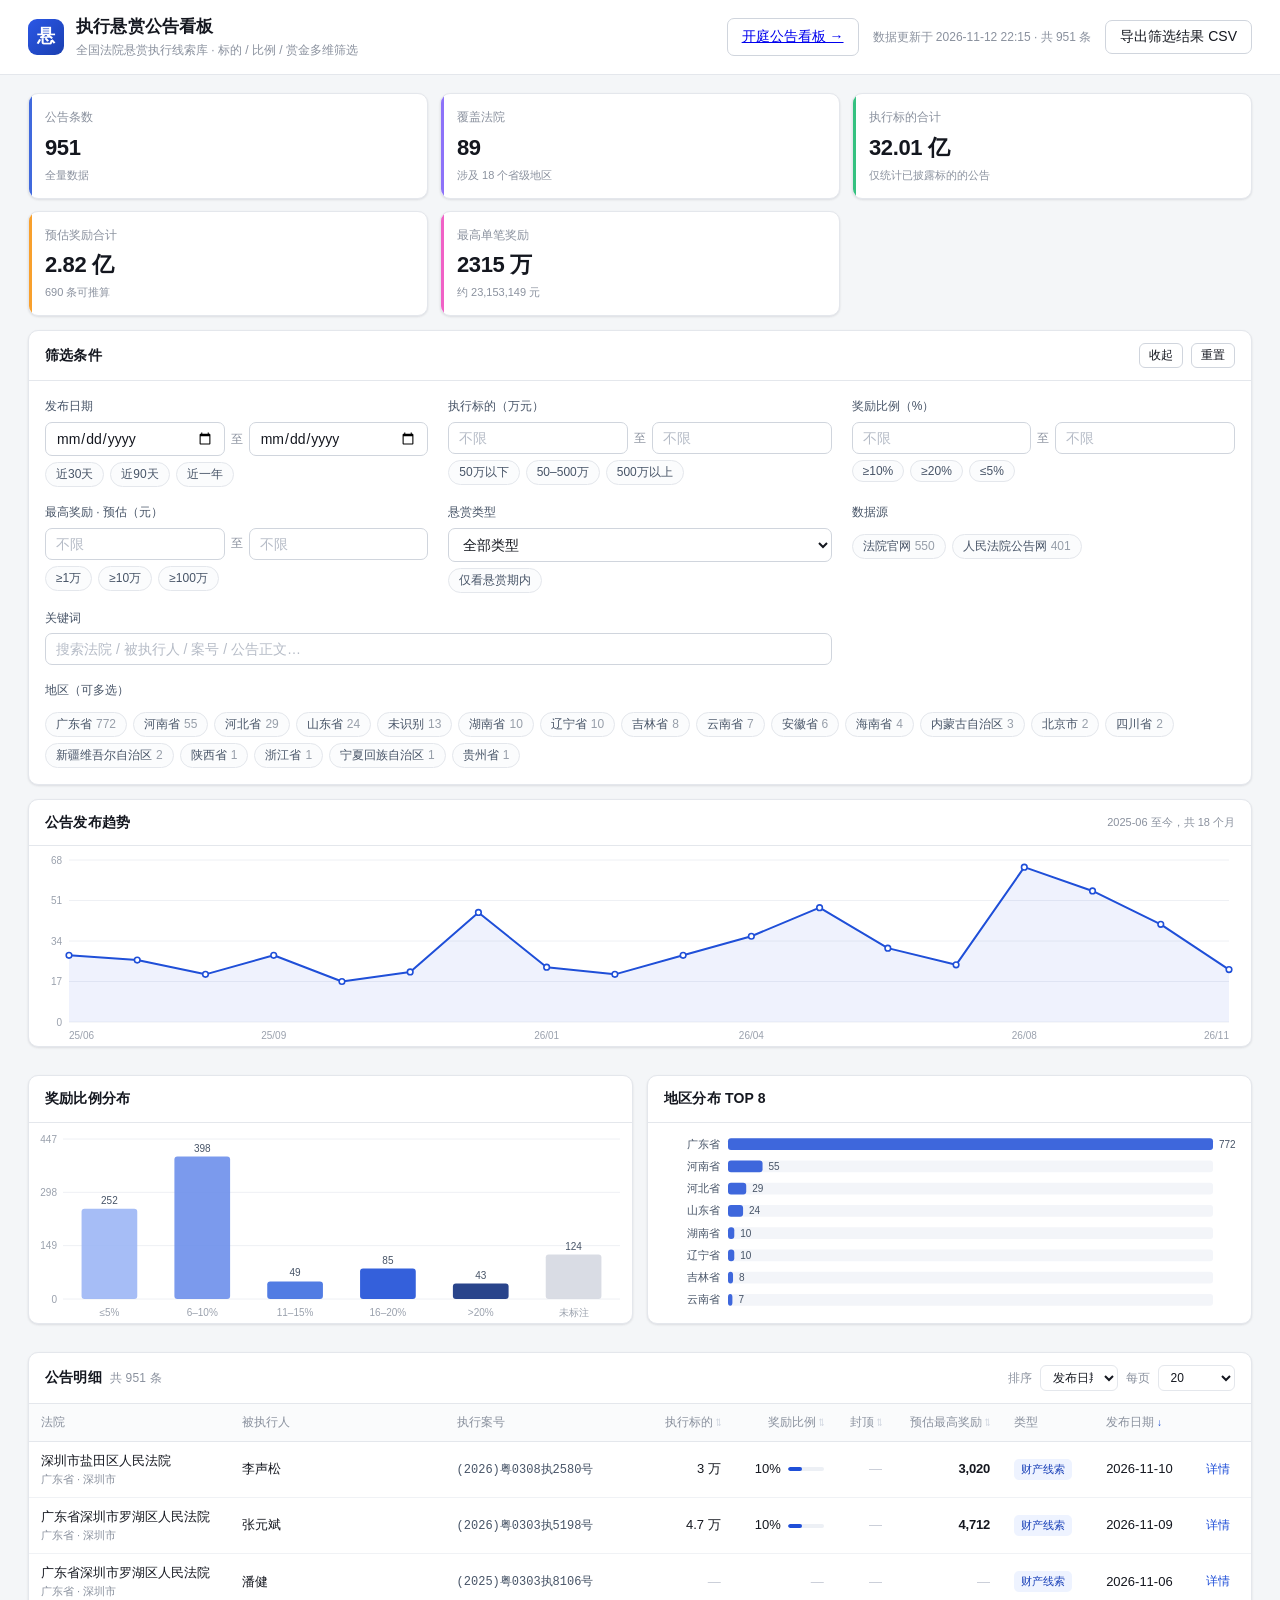
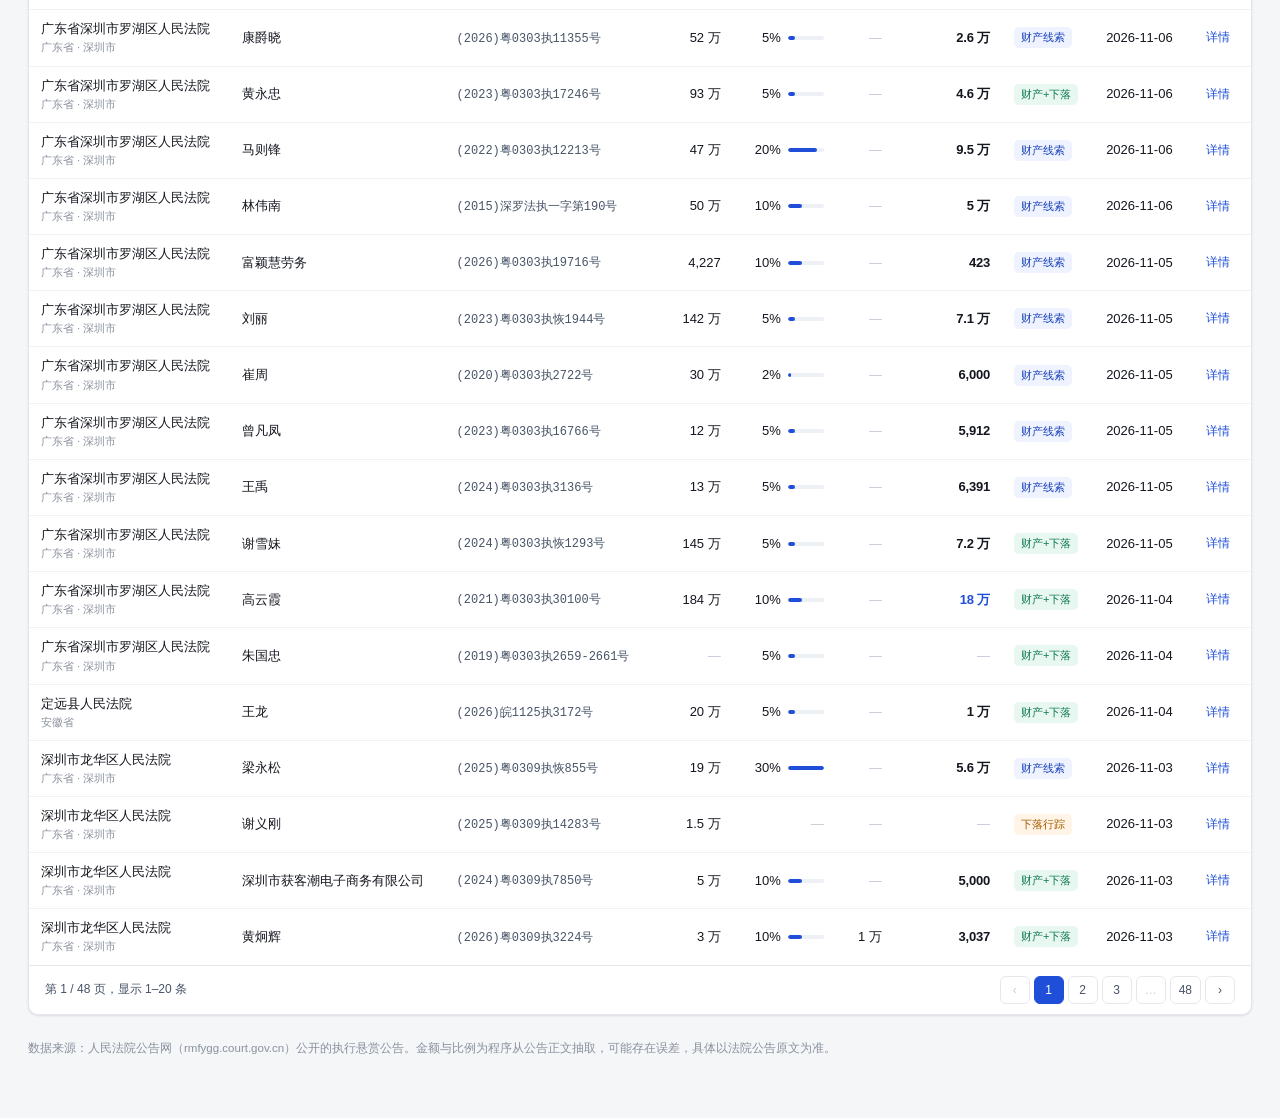
<file: web/index.html>
<!DOCTYPE html>
<html lang="zh-CN">
<head>
<meta charset="utf-8">
<meta name="viewport" content="width=device-width, initial-scale=1">
<title>执行悬赏公告看板 · 全国法院</title>
<link rel="stylesheet" href="style.css">
</head>
<body>

<header class="topbar">
  <div class="brand">
    <div class="logo">悬</div>
    <div>
      <h1>执行悬赏公告看板</h1>
      <p class="sub">全国法院悬赏执行线索库 · 标的 / 比例 / 赏金多维筛选</p>
    </div>
  </div>
  <div class="topbar-right">
    <a class="btn ghost" href="hearings.html">开庭公告看板 →</a>
    <span class="updated" id="updatedAt">—</span>
    <button class="btn ghost" id="btnExport">导出筛选结果 CSV</button>
  </div>
</header>

<main>

  <!-- 统计卡 -->
  <section class="stats" id="stats"></section>

  <!-- 筛选 -->
  <section class="panel filters">
    <div class="panel-head">
      <h2>筛选条件</h2>
      <div class="head-actions">
        <button class="btn tiny ghost" id="btnToggleFilter">收起</button>
        <button class="btn tiny ghost" id="btnReset">重置</button>
      </div>
    </div>

    <div id="filterBody">
      <div class="fgrid">

        <div class="fitem">
          <label>发布日期</label>
          <div class="range">
            <input type="date" id="fDateFrom"><span>至</span><input type="date" id="fDateTo">
          </div>
          <div class="hints">
            <button class="chip" data-date="30">近30天</button>
            <button class="chip" data-date="90">近90天</button>
            <button class="chip" data-date="365">近一年</button>
          </div>
        </div>

        <div class="fitem">
          <label>执行标的（万元）</label>
          <div class="range">
            <input type="number" id="fSubMin" placeholder="不限" min="0" step="1">
            <span>至</span>
            <input type="number" id="fSubMax" placeholder="不限" min="0" step="1">
          </div>
          <div class="hints">
            <button class="chip" data-sub="0,50">50万以下</button>
            <button class="chip" data-sub="50,500">50–500万</button>
            <button class="chip" data-sub="500,999999">500万以上</button>
          </div>
        </div>

        <div class="fitem">
          <label>奖励比例（%）</label>
          <div class="range">
            <input type="number" id="fRatioMin" placeholder="不限" min="0" max="100" step="0.5">
            <span>至</span>
            <input type="number" id="fRatioMax" placeholder="不限" min="0" max="100" step="0.5">
          </div>
          <div class="hints">
            <button class="chip" data-ratio="10,">≥10%</button>
            <button class="chip" data-ratio="20,">≥20%</button>
            <button class="chip" data-ratio=",5">≤5%</button>
          </div>
        </div>

        <div class="fitem">
          <label>最高奖励 · 预估（元）</label>
          <div class="range">
            <input type="number" id="fEstMin" placeholder="不限" min="0" step="1000">
            <span>至</span>
            <input type="number" id="fEstMax" placeholder="不限" min="0" step="1000">
          </div>
          <div class="hints">
            <button class="chip" data-est="10000,">≥1万</button>
            <button class="chip" data-est="100000,">≥10万</button>
            <button class="chip" data-est="1000000,">≥100万</button>
          </div>
        </div>

        <div class="fitem">
          <label>悬赏类型</label>
          <select id="fType">
            <option value="">全部类型</option>
            <option value="property">财产线索</option>
            <option value="whereabouts">下落 / 行踪</option>
            <option value="both">财产 + 下落</option>
            <option value="unknown">未标注</option>
          </select>
          <div class="hints">
            <button class="chip" data-valid="1">仅看悬赏期内</button>
          </div>
        </div>

        <div class="fitem">
          <label>数据源</label>
          <div class="chips" id="srcChips"></div>
        </div>

        <div class="fitem wide">
          <label>关键词</label>
          <input type="search" id="fKeyword" placeholder="搜索法院 / 被执行人 / 案号 / 公告正文…">
        </div>
      </div>

      <div class="fitem provbox">
        <label>地区（可多选）</label>
        <div class="chips" id="provChips"></div>
      </div>
    </div>
  </section>

  <!-- 图表 -->
  <section class="charts">
    <div class="panel chart-card">
      <div class="panel-head"><h2>公告发布趋势</h2><span class="hint" id="trendHint"></span></div>
      <div id="chartTrend" class="chart"></div>
    </div>
    <div class="panel chart-card">
      <div class="panel-head"><h2>奖励比例分布</h2></div>
      <div id="chartRatio" class="chart"></div>
    </div>
    <div class="panel chart-card">
      <div class="panel-head"><h2>地区分布 TOP 8</h2></div>
      <div id="chartProv" class="chart"></div>
    </div>
  </section>

  <!-- 表格 -->
  <section class="panel">
    <div class="panel-head">
      <h2>公告明细 <span class="count" id="resultCount"></span></h2>
      <div class="head-actions">
        <label class="mini">排序</label>
        <select id="fSort" class="mini-select">
          <option value="pub_desc">发布日期 ↓</option>
          <option value="pub_asc">发布日期 ↑</option>
          <option value="est_desc">预估奖励 ↓</option>
          <option value="est_asc">预估奖励 ↑</option>
          <option value="subject_desc">执行标的 ↓</option>
          <option value="subject_asc">执行标的 ↑</option>
          <option value="ratio_desc">奖励比例 ↓</option>
          <option value="ratio_asc">奖励比例 ↑</option>
          <option value="cap_desc">封顶金额 ↓</option>
          <option value="cap_asc">封顶金额 ↑</option>
        </select>
        <label class="mini">每页</label>
        <select id="fPageSize" class="mini-select">
          <option>20</option><option>50</option><option>100</option>
        </select>
      </div>
    </div>

    <div class="table-wrap">
      <table id="tbl">
        <thead>
          <tr>
            <th class="c-court">法院</th>
            <th class="c-debtor">被执行人</th>
            <th class="c-case">执行案号</th>
            <th class="c-num sortable" data-sort="subject">执行标的</th>
            <th class="c-num sortable" data-sort="ratio">奖励比例</th>
            <th class="c-num sortable" data-sort="cap">封顶</th>
            <th class="c-num sortable" data-sort="est">预估最高奖励</th>
            <th class="c-type">类型</th>
            <th class="c-date sortable" data-sort="pub">发布日期</th>
            <th class="c-act"></th>
          </tr>
        </thead>
        <tbody id="tbody"></tbody>
      </table>
      <div class="empty" id="empty" hidden>没有符合条件的公告，试试放宽筛选条件。</div>
    </div>

    <div class="pager">
      <span id="pageInfo"></span>
      <div class="pager-btns" id="pagerBtns"></div>
    </div>
  </section>

  <footer class="foot">
    <p>数据来源：人民法院公告网（rmfygg.court.gov.cn）公开的执行悬赏公告。金额与比例为程序从公告正文抽取，可能存在误差，具体以法院公告原文为准。</p>
  </footer>
</main>

<!-- 详情弹窗 -->
<div class="modal" id="modal" hidden>
  <div class="modal-mask" data-close></div>
  <div class="modal-body">
    <div class="modal-head">
      <h3 id="mTitle"></h3>
      <button class="x" data-close>×</button>
    </div>
    <div class="modal-content" id="mContent"></div>
    <div class="modal-foot">
      <a id="mLink" class="btn" target="_blank" rel="noopener">去法院官网看原文</a>
      <button class="btn ghost" data-close>关闭</button>
    </div>
  </div>
</div>

<script src="data/bounties.js"></script>
<script src="app.js"></script>
</body>
</html>
</file>
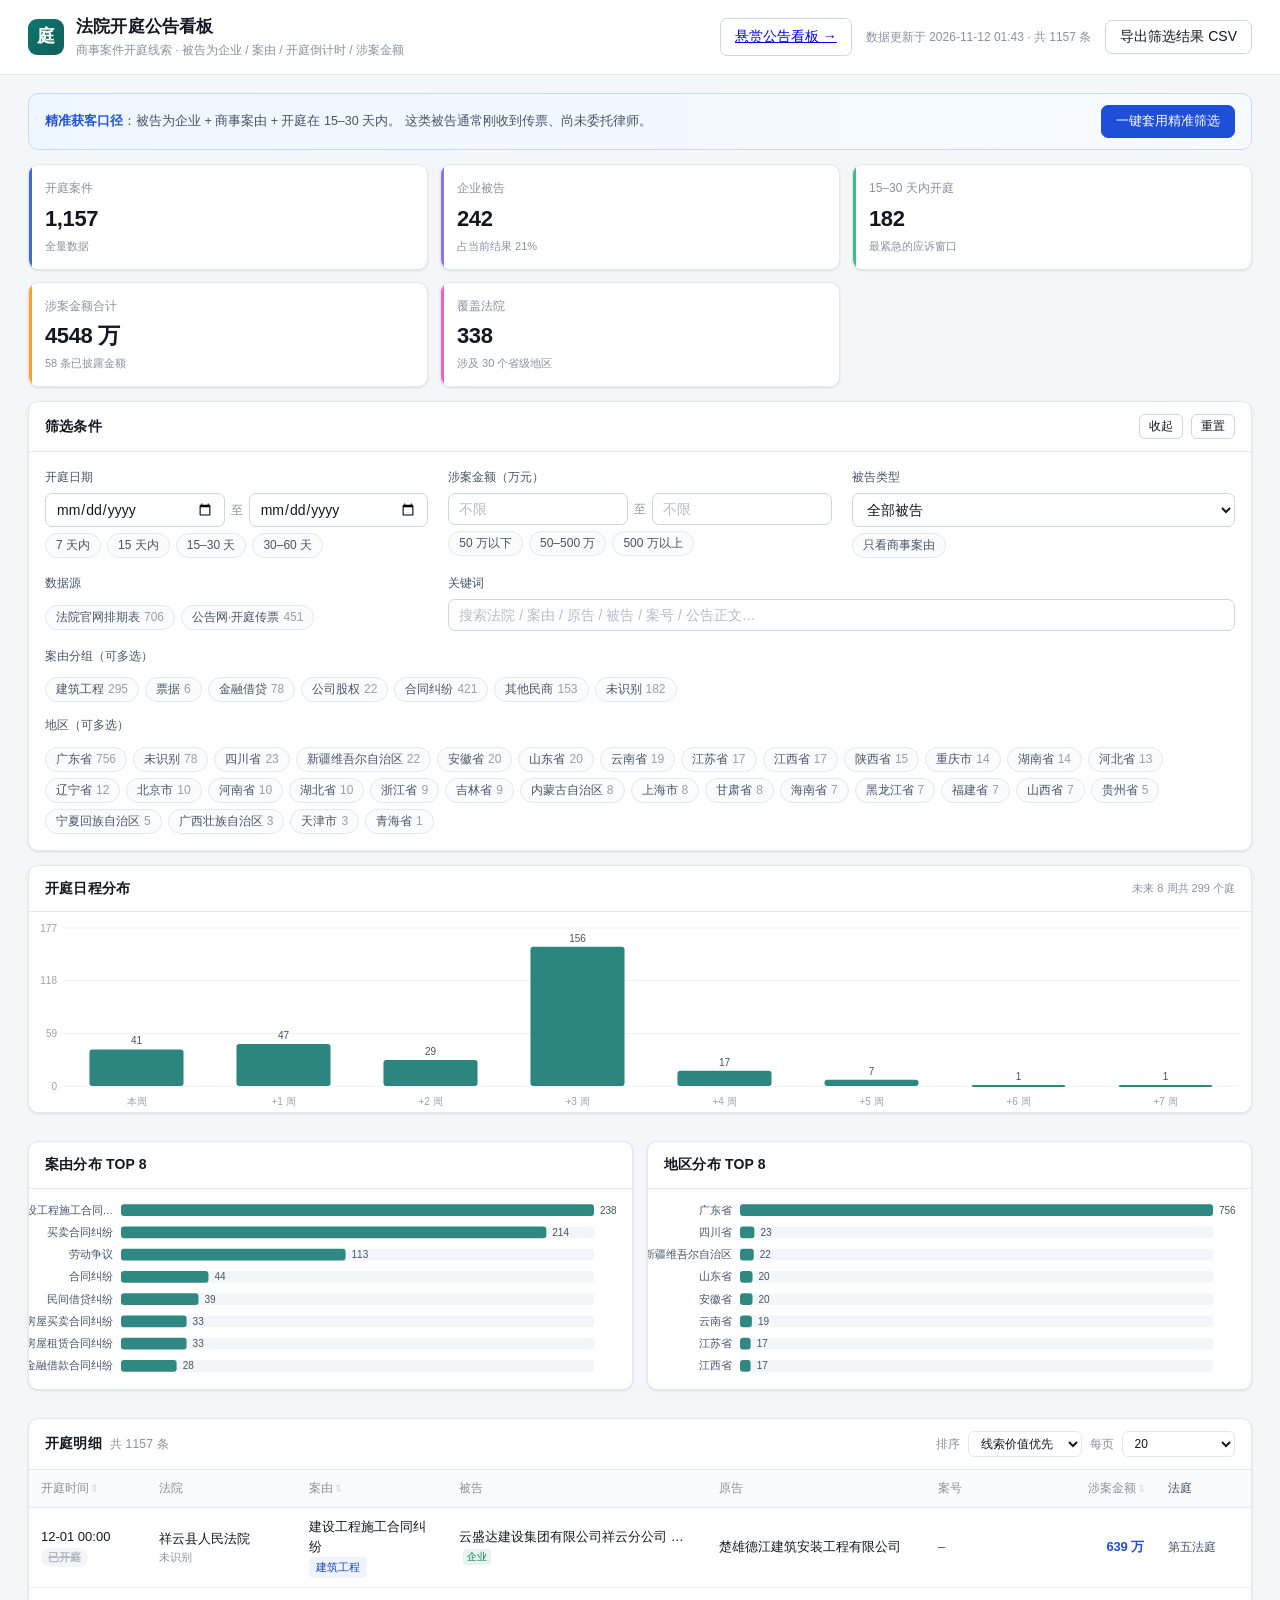
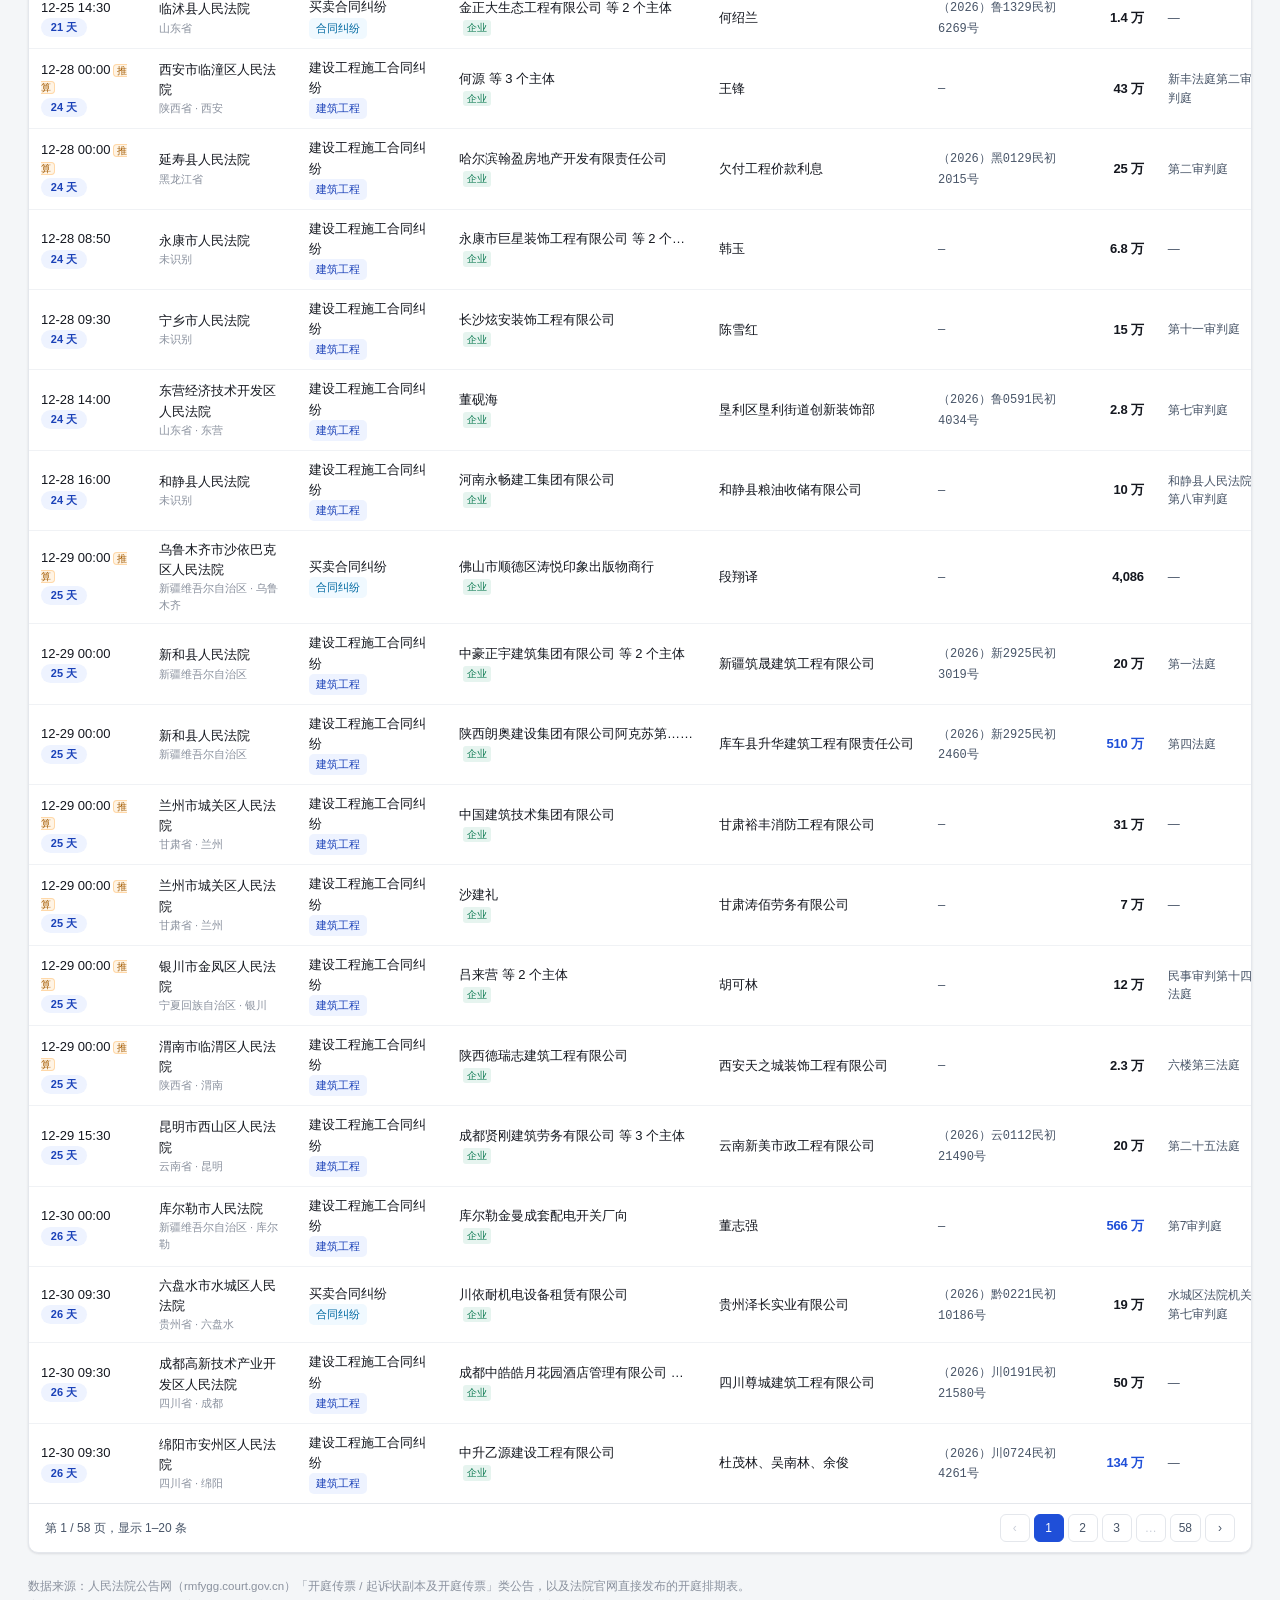
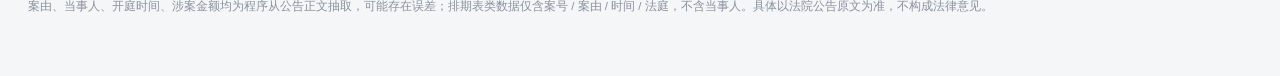
<file: web/hearings.html>
<!DOCTYPE html>
<html lang="zh-CN">
<head>
<meta charset="utf-8">
<meta name="viewport" content="width=device-width, initial-scale=1">
<title>法院开庭公告看板 · 商事案件线索</title>
<link rel="stylesheet" href="style.css">
<link rel="stylesheet" href="hearing.css">
</head>
<body>

<header class="topbar">
  <div class="brand">
    <div class="logo hlogo">庭</div>
    <div>
      <h1>法院开庭公告看板</h1>
      <p class="sub">商事案件开庭线索 · 被告为企业 / 案由 / 开庭倒计时 / 涉案金额</p>
    </div>
  </div>
  <div class="topbar-right">
    <a class="btn ghost" href="index.html">悬赏公告看板 →</a>
    <span class="updated" id="updatedAt">—</span>
    <button class="btn ghost" id="btnExport">导出筛选结果 CSV</button>
  </div>
</header>

<main>

  <!-- 精准线索提示条 -->
  <section class="preset-bar">
    <div class="preset-text">
      <b>精准获客口径</b>：被告为企业 + 商事案由 + 开庭在 15–30 天内。
      这类被告通常刚收到传票、尚未委托律师。
    </div>
    <button class="btn primary" id="btnPreset">一键套用精准筛选</button>
  </section>

  <!-- 统计卡 -->
  <section class="stats" id="stats"></section>

  <!-- 筛选 -->
  <section class="panel filters">
    <div class="panel-head">
      <h2>筛选条件</h2>
      <div class="head-actions">
        <button class="btn tiny ghost" id="btnToggleFilter">收起</button>
        <button class="btn tiny ghost" id="btnReset">重置</button>
      </div>
    </div>

    <div id="filterBody">
      <div class="fgrid">

        <div class="fitem">
          <label>开庭日期</label>
          <div class="range">
            <input type="date" id="fDateFrom"><span>至</span><input type="date" id="fDateTo">
          </div>
          <div class="hints">
            <button class="chip" data-days="0,7">7 天内</button>
            <button class="chip" data-days="0,15">15 天内</button>
            <button class="chip" data-days="15,30">15–30 天</button>
            <button class="chip" data-days="30,60">30–60 天</button>
          </div>
        </div>

        <div class="fitem">
          <label>涉案金额（万元）</label>
          <div class="range">
            <input type="number" id="fAmtMin" placeholder="不限" min="0" step="1">
            <span>至</span>
            <input type="number" id="fAmtMax" placeholder="不限" min="0" step="1">
          </div>
          <div class="hints">
            <button class="chip" data-amt="0,50">50 万以下</button>
            <button class="chip" data-amt="50,500">50–500 万</button>
            <button class="chip" data-amt="500,9999999">500 万以上</button>
          </div>
        </div>

        <div class="fitem">
          <label>被告类型</label>
          <select id="fDefType">
            <option value="">全部被告</option>
            <option value="company">仅企业</option>
            <option value="company,mixed">企业（含企业+个人混合）</option>
            <option value="mixed">企业与个人混合</option>
            <option value="person">仅自然人</option>
            <option value="unknown">未披露当事人</option>
          </select>
          <div class="hints">
            <button class="chip" id="chipCommercial">只看商事案由</button>
          </div>
        </div>

        <div class="fitem">
          <label>数据源</label>
          <div class="chips" id="srcChips"></div>
        </div>

        <div class="fitem wide">
          <label>关键词</label>
          <input type="search" id="fKeyword" placeholder="搜索法院 / 案由 / 原告 / 被告 / 案号 / 公告正文…">
        </div>
      </div>

      <div class="fitem groupbox">
        <label>案由分组（可多选）</label>
        <div class="chips" id="groupChips"></div>
      </div>

      <div class="fitem provbox">
        <label>地区（可多选）</label>
        <div class="chips" id="provChips"></div>
      </div>
    </div>
  </section>

  <!-- 图表 -->
  <section class="charts">
    <div class="panel chart-card">
      <div class="panel-head"><h2>开庭日程分布</h2><span class="hint" id="trendHint"></span></div>
      <div id="chartTrend" class="chart"></div>
    </div>
    <div class="panel chart-card">
      <div class="panel-head"><h2>案由分布 TOP 8</h2></div>
      <div id="chartCause" class="chart"></div>
    </div>
    <div class="panel chart-card">
      <div class="panel-head"><h2>地区分布 TOP 8</h2></div>
      <div id="chartProv" class="chart"></div>
    </div>
  </section>

  <!-- 表格 -->
  <section class="panel">
    <div class="panel-head">
      <h2>开庭明细 <span class="count" id="resultCount"></span></h2>
      <div class="head-actions">
        <label class="mini">排序</label>
        <select id="fSort" class="mini-select">
          <option value="value_desc">线索价值优先</option>
          <option value="hea_asc">开庭时间 ↑（临期优先）</option>
          <option value="hea_desc">开庭时间 ↓</option>
          <option value="amount_desc">涉案金额 ↓</option>
          <option value="amount_asc">涉案金额 ↑</option>
          <option value="pub_desc">发布日期 ↓</option>
        </select>
        <label class="mini">每页</label>
        <select id="fPageSize" class="mini-select">
          <option>20</option><option>50</option><option>100</option>
        </select>
      </div>
    </div>

    <div class="table-wrap">
      <table id="tbl">
        <thead>
          <tr>
            <th class="c-hearing sortable" data-sort="hea">开庭时间</th>
            <th class="c-court">法院</th>
            <th class="c-cause sortable" data-sort="cause">案由</th>
            <th class="c-party">被告</th>
            <th class="c-party">原告</th>
            <th class="c-case">案号</th>
            <th class="c-num sortable" data-sort="amount">涉案金额</th>
            <th class="c-room">法庭</th>
            <th class="c-type">来源</th>
            <th class="c-act"></th>
          </tr>
        </thead>
        <tbody id="tbody"></tbody>
      </table>
      <div class="empty" id="empty" hidden>没有符合条件的开庭公告，试试放宽筛选条件。</div>
    </div>

    <div class="pager">
      <span id="pageInfo"></span>
      <div class="pager-btns" id="pagerBtns"></div>
    </div>
  </section>

  <footer class="foot">
    <p>数据来源：人民法院公告网（rmfygg.court.gov.cn）「开庭传票 / 起诉状副本及开庭传票」类公告，以及法院官网直接发布的开庭排期表。</p>
    <p>案由、当事人、开庭时间、涉案金额均为程序从公告正文抽取，可能存在误差；排期表类数据仅含案号 / 案由 / 时间 / 法庭，不含当事人。具体以法院公告原文为准，不构成法律意见。</p>
  </footer>
</main>

<!-- 详情弹窗 -->
<div class="modal" id="modal" hidden>
  <div class="modal-mask" data-close></div>
  <div class="modal-body">
    <div class="modal-head">
      <h3 id="mTitle"></h3>
      <button class="x" data-close>×</button>
    </div>
    <div class="modal-content" id="mContent"></div>
    <div class="modal-foot">
      <a id="mLink" class="btn" target="_blank" rel="noopener">去法院官网看原文</a>
      <button class="btn ghost" data-close>关闭</button>
    </div>
  </div>
</div>

<script src="data/hearings.js"></script>
<script src="hearing.js"></script>
</body>
</html>
</file>
<file: web/style.css>
:root {
  --bg: #f4f6f8;
  --card: #ffffff;
  --border: #e4e7ec;
  --border-strong: #d0d5dd;
  --text: #14171f;
  --text-2: #475467;
  --muted: #8a919e;
  --accent: #1f4fd8;
  --accent-soft: #eef3ff;
  --accent-line: #c9d8ff;
  --good: #0d7a52;
  --good-soft: #e9f7f1;
  --warn: #a35a00;
  --warn-soft: #fff4e5;
  --radius: 10px;
  --shadow: 0 1px 2px rgba(16, 24, 40, .05), 0 1px 3px rgba(16, 24, 40, .06);
}

* { box-sizing: border-box; }

html, body {
  margin: 0;
  padding: 0;
  background: var(--bg);
  color: var(--text);
  font: 14px/1.55 -apple-system, BlinkMacSystemFont, "Segoe UI", "PingFang SC",
        "Hiragino Sans GB", "Microsoft YaHei", sans-serif;
  -webkit-font-smoothing: antialiased;
}

h1, h2, h3 { margin: 0; font-weight: 600; }
button, input, select { font-family: inherit; font-size: inherit; color: inherit; }

/* ---------- 顶栏 ---------- */
.topbar {
  display: flex;
  align-items: center;
  justify-content: space-between;
  gap: 16px;
  padding: 14px 28px;
  background: #fff;
  border-bottom: 1px solid var(--border);
  position: sticky;
  top: 0;
  z-index: 40;
}
.brand { display: flex; align-items: center; gap: 12px; }
.logo {
  width: 36px; height: 36px;
  border-radius: 9px;
  background: linear-gradient(135deg, #2b57e6, #1a3fb0);
  color: #fff;
  display: grid; place-items: center;
  font-size: 18px; font-weight: 700;
  letter-spacing: 1px;
}
.topbar h1 { font-size: 17px; letter-spacing: .2px; }
.sub { margin: 1px 0 0; font-size: 12px; color: var(--muted); }
.topbar-right { display: flex; align-items: center; gap: 14px; }
.updated { font-size: 12px; color: var(--muted); }

/* ---------- 按钮 ---------- */
.btn {
  border: 1px solid var(--border-strong);
  background: #fff;
  border-radius: 7px;
  padding: 7px 14px;
  cursor: pointer;
  transition: .15s;
  white-space: nowrap;
}
.btn:hover { border-color: var(--accent); color: var(--accent); }
.btn.primary { background: var(--accent); border-color: var(--accent); color: #fff; text-decoration: none; }
.btn.primary:hover { background: #1a41b8; color: #fff; }
.btn.ghost { background: transparent; }
.btn.tiny { padding: 3px 9px; font-size: 12px; border-radius: 6px; }

.chip {
  border: 1px solid var(--border);
  background: #fbfcfd;
  border-radius: 999px;
  padding: 3px 10px;
  font-size: 12px;
  color: var(--text-2);
  cursor: pointer;
  transition: .15s;
}
.chip:hover { border-color: var(--accent-line); background: var(--accent-soft); }
.chip.on { background: var(--accent); border-color: var(--accent); color: #fff; }

/* ---------- 布局 ---------- */
main { max-width: 1560px; margin: 0 auto; padding: 18px 28px 60px; }

/* ---------- 统计卡 ---------- */
.stats {
  display: grid;
  grid-template-columns: repeat(5, 1fr);
  gap: 12px;
  margin-bottom: 14px;
}
.stat {
  background: var(--card);
  border: 1px solid var(--border);
  border-radius: var(--radius);
  padding: 14px 16px;
  box-shadow: var(--shadow);
  position: relative;
  overflow: hidden;
}
.stat::after {
  content: "";
  position: absolute; left: 0; top: 0; bottom: 0; width: 3px;
  background: var(--accent);
  opacity: .85;
}
.stat:nth-child(2)::after { background: #7a5af8; }
.stat:nth-child(3)::after { background: #12b76a; }
.stat:nth-child(4)::after { background: #f79009; }
.stat:nth-child(5)::after { background: #ee46bc; }
.stat .k { font-size: 12px; color: var(--muted); margin-bottom: 4px; }
.stat .v { font-size: 22px; font-weight: 650; letter-spacing: -.4px; font-variant-numeric: tabular-nums; }
.stat .v small { font-size: 13px; font-weight: 500; color: var(--text-2); margin-left: 2px; }
.stat .d { font-size: 11px; color: var(--muted); margin-top: 2px; }

/* ---------- 面板 ---------- */
.panel {
  background: var(--card);
  border: 1px solid var(--border);
  border-radius: var(--radius);
  box-shadow: var(--shadow);
  margin-bottom: 14px;
  overflow: hidden;
}
.panel-head {
  display: flex; align-items: center; justify-content: space-between;
  gap: 12px;
  padding: 12px 16px;
  border-bottom: 1px solid var(--border);
}
.panel-head h2 { font-size: 14px; letter-spacing: .2px; }
.head-actions { display: flex; align-items: center; gap: 8px; flex: none; }
.head-actions label { white-space: nowrap; flex: none; }
.count { color: var(--muted); font-weight: 400; font-size: 12px; margin-left: 4px; }
.hint { font-size: 11px; color: var(--muted); }
.mini { font-size: 12px; color: var(--muted); white-space: nowrap; }
.mini-select {
  border: 1px solid var(--border);
  border-radius: 6px;
  padding: 4px 8px;
  background: #fff;
  font-size: 12px;
}

/* ---------- 筛选 ---------- */
.filters .fgrid {
  display: grid;
  grid-template-columns: repeat(4, minmax(0, 1fr));
  gap: 16px 20px;
  padding: 16px;
}
.fitem { display: flex; flex-direction: column; gap: 6px; min-width: 0; }
.fitem.wide { grid-column: span 2; }
.fitem label { font-size: 12px; color: var(--text-2); font-weight: 500; }
.range { display: flex; align-items: center; gap: 6px; }
.range span { color: var(--muted); font-size: 12px; flex: none; }
.range input { flex: 1; min-width: 0; }
input[type="date"], input[type="number"], input[type="search"], select {
  border: 1px solid var(--border-strong);
  border-radius: 7px;
  padding: 7px 10px;
  background: #fff;
  outline: none;
  transition: .15s;
  width: 100%;
}
input:focus, select:focus { border-color: var(--accent); box-shadow: 0 0 0 3px var(--accent-soft); }
input::placeholder { color: #b6bcc7; }
.hints { display: flex; gap: 6px; flex-wrap: wrap; }
.provbox { padding: 0 16px 16px; }
.chips { display: flex; flex-wrap: wrap; gap: 6px; margin-top: 6px; }

/* ---------- 图表 ---------- */
.charts {
  display: grid;
  grid-template-columns: 1.15fr 1fr 1fr;
  gap: 14px;
  margin-bottom: 14px;
}
.chart-card .chart { padding: 0; height: 200px; }
.chart svg { display: block; width: 100%; height: 100%; }

/* ---------- 表格 ---------- */
.table-wrap { overflow-x: auto; }
table { width: 100%; border-collapse: collapse; font-size: 13px; }
thead th {
  text-align: left;
  font-weight: 500;
  font-size: 12px;
  color: var(--muted);
  background: #fafbfc;
  border-bottom: 1px solid var(--border);
  padding: 9px 12px;
  white-space: nowrap;
  position: sticky; top: 0; z-index: 5;
}
thead th.sortable { cursor: pointer; user-select: none; }
thead th.sortable::after { content: " ⇅"; color: #ccd2dd; font-size: 10px; }
thead th.sortable:hover { color: var(--accent); }
thead th.sortable:hover::after { color: var(--accent); }
thead th.asc::after { content: " ↑"; color: var(--accent); }
thead th.desc::after { content: " ↓"; color: var(--accent); }
tbody td {
  padding: 9px 12px;
  border-bottom: 1px solid #f0f2f5;
  vertical-align: middle;
}
tbody tr:hover { background: #fafcff; }
tbody tr:last-child td { border-bottom: none; }

.c-court { min-width: 150px; }
.c-debtor { min-width: 130px; }
.c-case { min-width: 150px; }
.c-num { text-align: right; font-variant-numeric: tabular-nums; white-space: nowrap; }
.c-date { white-space: nowrap; }
.c-type { white-space: nowrap; }

.court-name { font-weight: 500; }
.court-sub { font-size: 11px; color: var(--muted); }
.case-no { font-size: 12px; color: var(--text-2); font-family: ui-monospace, "SF Mono", Consolas, monospace; }
.money { font-weight: 600; letter-spacing: -.2px; }
.money.big { color: var(--accent); }
.muted { color: var(--muted); }
.na { color: #c4c9d4; }

.ratio-wrap { display: inline-flex; align-items: center; gap: 7px; justify-content: flex-end; }
.ratio-wrap > span:first-child { min-width: 32px; text-align: right; }
.ratio-bar { width: 36px; height: 4px; border-radius: 2px; background: #edf0f5; overflow: hidden; flex: none; }
.ratio-bar i { display: block; height: 100%; background: var(--accent); border-radius: 2px; }

.tag {
  display: inline-block;
  font-size: 11px;
  padding: 2px 7px;
  border-radius: 5px;
  background: #f2f4f7;
  color: var(--text-2);
  white-space: nowrap;
}
.tag.property { background: var(--accent-soft); color: #1a41b8; }
.tag.whereabouts { background: var(--warn-soft); color: var(--warn); }
.tag.both { background: var(--good-soft); color: var(--good); }

.link-btn {
  border: 0; background: transparent; color: var(--accent);
  cursor: pointer; padding: 4px 6px; border-radius: 5px; font-size: 12px;
}
.link-btn:hover { background: var(--accent-soft); }

.empty { padding: 48px 0; text-align: center; color: var(--muted); font-size: 13px; }

.pager {
  display: flex; align-items: center; justify-content: space-between;
  padding: 10px 16px;
  border-top: 1px solid var(--border);
  font-size: 12px;
  color: var(--text-2);
}
.pager-btns { display: flex; gap: 4px; }
.pager-btns button {
  min-width: 30px; height: 28px;
  border: 1px solid var(--border);
  background: #fff;
  border-radius: 6px;
  cursor: pointer;
  font-size: 12px;
  padding: 0 8px;
}
.pager-btns button:hover:not(:disabled) { border-color: var(--accent); color: var(--accent); }
.pager-btns button.on { background: var(--accent); border-color: var(--accent); color: #fff; }
.pager-btns button:disabled { color: #c9ced8; cursor: not-allowed; }

/* ---------- 弹窗 ---------- */
.modal { position: fixed; inset: 0; z-index: 100; display: grid; place-items: center; }
.modal[hidden] { display: none; }
.modal-mask { position: absolute; inset: 0; background: rgba(16, 24, 40, .45); backdrop-filter: blur(2px); }
.modal-body {
  position: relative;
  width: min(720px, calc(100vw - 40px));
  max-height: 84vh;
  background: #fff;
  border-radius: 12px;
  display: flex;
  flex-direction: column;
  box-shadow: 0 20px 44px rgba(16, 24, 40, .2);
  animation: pop .16s ease-out;
}
@keyframes pop { from { transform: translateY(8px); opacity: .6; } }
.modal-head {
  display: flex; align-items: center; justify-content: space-between;
  padding: 14px 18px;
  border-bottom: 1px solid var(--border);
}
.modal-head h3 { font-size: 15px; }
.modal-head .x {
  border: 0; background: transparent; font-size: 22px; line-height: 1;
  color: var(--muted); cursor: pointer; padding: 0 4px;
}
.modal-content { padding: 16px 18px; overflow-y: auto; }
.kv { display: grid; grid-template-columns: 96px 1fr; gap: 8px 12px; margin-bottom: 14px; font-size: 13px; }
.kv dt { color: var(--muted); font-size: 12px; }
.kv dd { margin: 0; word-break: break-all; }
.fulltext {
  background: #fafbfc;
  border: 1px solid var(--border);
  border-radius: 8px;
  padding: 12px;
  font-size: 12.5px;
  line-height: 1.75;
  color: var(--text-2);
  white-space: pre-wrap;
  max-height: 380px;
  overflow-y: auto;
}
.body-head {
  display: flex; align-items: center; justify-content: space-between;
  margin-bottom: 6px;
}
.body-head span { font-size: 12px; color: var(--muted); }
.waf-note {
  margin: 8px 0 0;
  font-size: 11.5px;
  line-height: 1.65;
  color: var(--muted);
  background: var(--warn-soft);
  border-left: 3px solid var(--warn);
  border-radius: 0 6px 6px 0;
  padding: 7px 10px;
}
.modal-foot {
  display: flex; justify-content: flex-end; gap: 8px;
  padding: 12px 18px;
  border-top: 1px solid var(--border);
}

.foot { margin-top: 24px; color: var(--muted); font-size: 11.5px; line-height: 1.7; }
.foot p { margin: 0; }

@media (max-width: 1280px) {
  .stats { grid-template-columns: repeat(3, 1fr); }
  .charts { grid-template-columns: 1fr 1fr; }
  .charts .chart-card:first-child { grid-column: span 2; }
  .filters .fgrid { grid-template-columns: repeat(3, 1fr); }
}
@media (max-width: 860px) {
  main { padding: 14px; }
  .topbar { padding: 12px 14px; }
  .stats { grid-template-columns: repeat(2, 1fr); }
  .charts { grid-template-columns: 1fr; }
  .charts .chart-card:first-child { grid-column: auto; }
  .filters .fgrid { grid-template-columns: 1fr; }
  .fitem.wide { grid-column: auto; }
}
</file>
<file: web/hearing.css>
/* 开庭公告看板 —— 在 style.css 之上补充的少量样式 */

.hlogo { background: linear-gradient(135deg, #0f766e, #115e59); }

/* 精准口径提示条 */
.preset-bar {
  display: flex;
  align-items: center;
  justify-content: space-between;
  gap: 16px;
  background: linear-gradient(90deg, #eef6ff, #f7fbff);
  border: 1px solid var(--accent-line);
  border-radius: var(--radius);
  padding: 11px 16px;
  margin-bottom: 14px;
  font-size: 12.5px;
  color: var(--text-2);
}
.preset-text b { color: var(--accent); }

/* 案由分组单独一行 */
.groupbox { padding: 0 16px 14px; }

/* 倒计时徽章 */
.days {
  display: inline-block;
  min-width: 46px;
  text-align: center;
  font-size: 11px;
  font-weight: 600;
  padding: 2px 7px;
  border-radius: 999px;
  background: #f2f4f7;
  color: var(--text-2);
  font-variant-numeric: tabular-nums;
  white-space: nowrap;
}
.days.hot   { background: #fee4e2; color: #b42318; }   /* 7 天内 */
.days.soon  { background: #fff4e5; color: #a35a00; }   /* 8-15 天 */
.days.plan  { background: var(--accent-soft); color: #1a41b8; } /* 16-30 天 */
.days.far   { background: #f2f4f7; color: var(--muted); }  /* 30 天以上 */
.days.past  { background: #f4f5f7; color: #b0b7c3; text-decoration: line-through; }
.days.tbd   { background: #f4f5f7; color: #b0b7c3; }

.hearing-cell { line-height: 1.35; }
.hearing-time { font-variant-numeric: tabular-nums; font-weight: 500; }
.hearing-sub { font-size: 11px; color: var(--muted); margin-top: 2px; }
.est-mark { font-size: 10px; color: var(--warn); border: 1px solid #ffd8a8;
  background: var(--warn-soft); border-radius: 4px; padding: 0 3px; margin-left: 3px; }

/* 案由分组配色 */
.tag.g-建筑工程 { background: #eef3ff; color: #1a41b8; }
.tag.g-票据     { background: #f4ecff; color: #6941c6; }
.tag.g-商标知产 { background: #fdf2fa; color: #c11574; }
.tag.g-金融借贷 { background: #ecfdf3; color: #027a48; }
.tag.g-公司股权 { background: #fff6ed; color: #b54708; }
.tag.g-合同纠纷 { background: #f0f9ff; color: #026aa2; }
.tag.g-其他民商 { background: #f2f4f7; color: var(--text-2); }
.tag.g-none     { background: #f8f9fb; color: #98a2b3; }

/* 企业标记 */
.ent {
  display: inline-block;
  font-size: 10px;
  padding: 0 4px;
  border-radius: 3px;
  margin-left: 4px;
  background: #e6f4ef;
  color: #0d7a52;
  font-weight: 500;
  vertical-align: 1px;
}

.party-name { display: block; max-width: 240px; overflow: hidden;
  text-overflow: ellipsis; white-space: nowrap; }
.party-sub { font-size: 11px; color: var(--muted); }

.c-hearing { min-width: 118px; }
.c-cause { min-width: 150px; }
.c-party { min-width: 150px; max-width: 260px; }
.c-room { min-width: 110px; font-size: 12px; color: var(--text-2); }

.stats.six { grid-template-columns: repeat(5, 1fr); }
</file>
